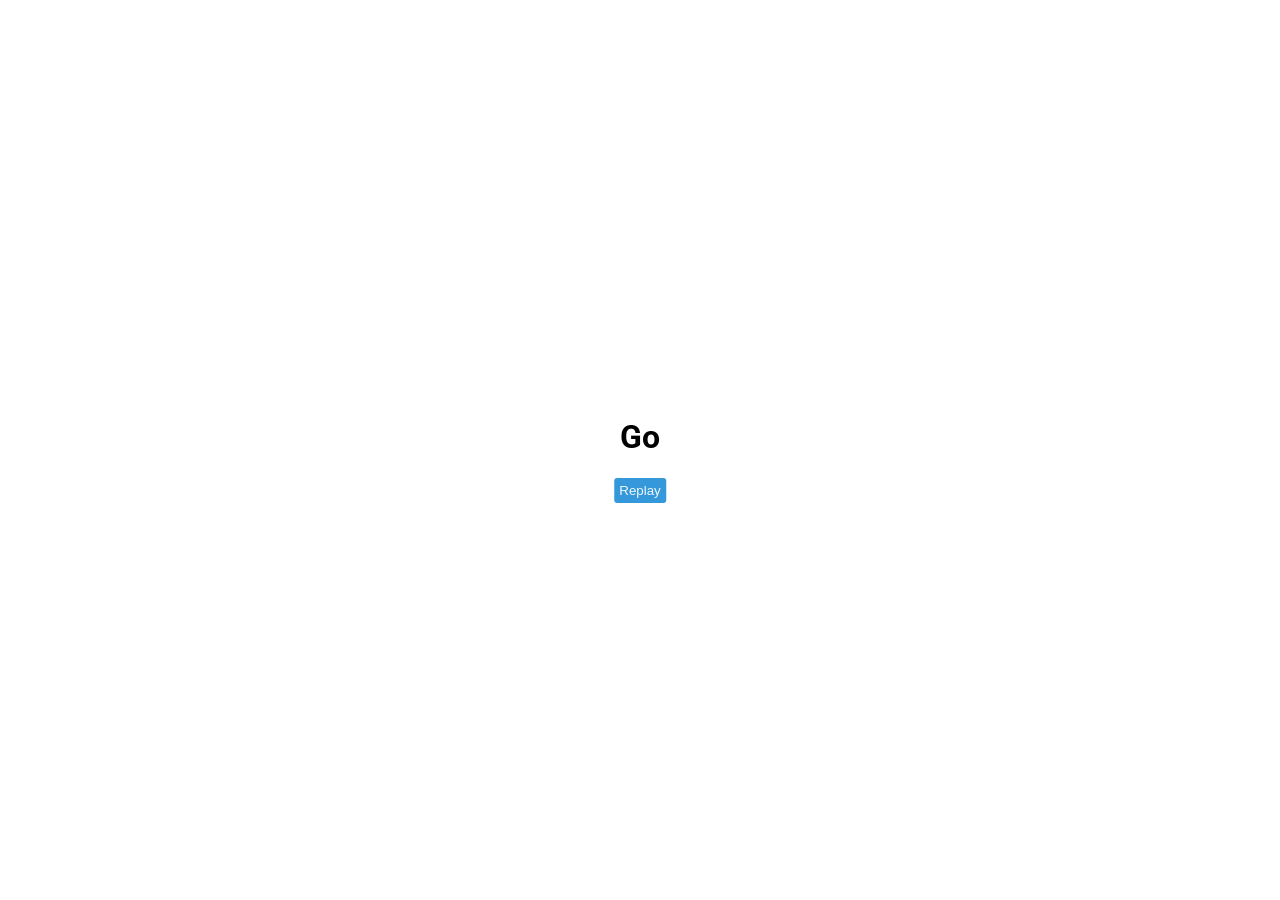
<file: animated-countdown-day05/index.html>
<!DOCTYPE html>
<html lang="en">
<head>
    <meta charset="UTF-8">
    <meta name="viewport" content="width=device-width, initial-scale=1.0">
    <link rel="stylesheet" href="style.css">
    <title>Animated Countdown</title>
</head>
<body>
    <div class="counter">
        <div class="nums">
            <!-- 初始状态下，只有数字 3 拥有‘in‘ 类名，以便页面一加载就自动开始第一轮入场动画-->
            <span class="in">3</span>
            <span>2</span>
            <span>1</span>
            <span>0</span>
        </div>

        <h4>Get Ready</h4>
    </div>

    <div class="final">
        <h1>Go</h1>

        <button id="replay">
            <span>Replay</span>
        </button>
    </div>

    <script src="script.js"></script>
</body>
</html>
</file>
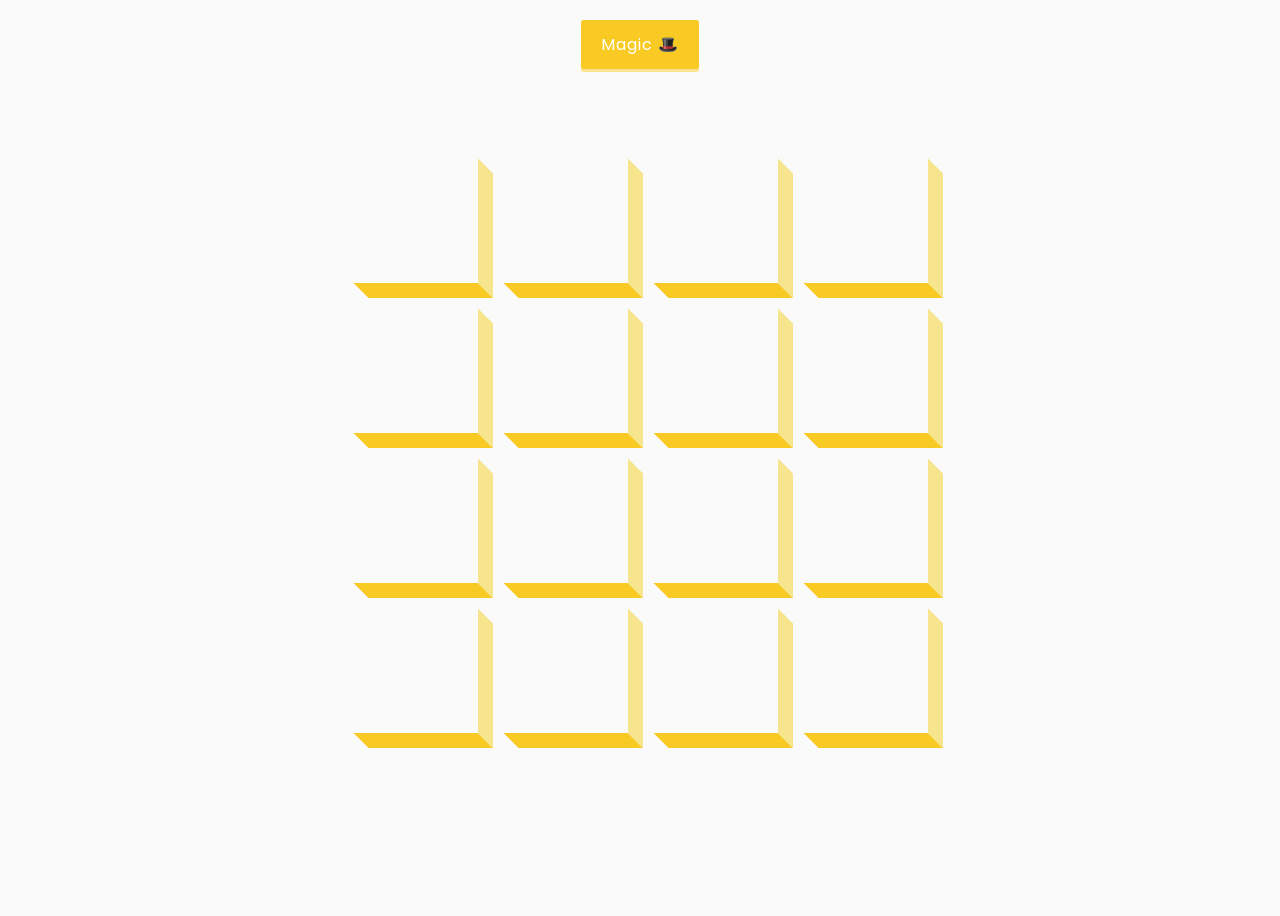
<file: day04/index.html>
<!DOCTYPE html>
<html lang="en">
<head>
    <meta charset="UTF-8">
    <meta name="viewport" content="width=device-width, initial-scale=1.0">
    <link
        rel="stylesheet"
        href="https://cdnjs.cloudflare.com/ajax/libs/font-awesome/5.14.0/css/all.min.css"
        integrity="sha512-1PKOgIY59xJ8Co8+NE6FZ+LOAZKjy+KY8iq0G4B3CyeY6wYHN3yt9PW0XpSriVlkMXe40PTKnXrLnZ9+fkDaog=="
        crossorigin="anonymous"
    />
    <link rel="stylesheet" href="style.css"/>
    <title>3D</title>
</head>
<body>

    <button class="magic" id="btn">Magic 🎩</button>

    <div id="boxes" class="boxes big"></div>

    <script src="script.js"></script>
    
</body>
</html>
</file>
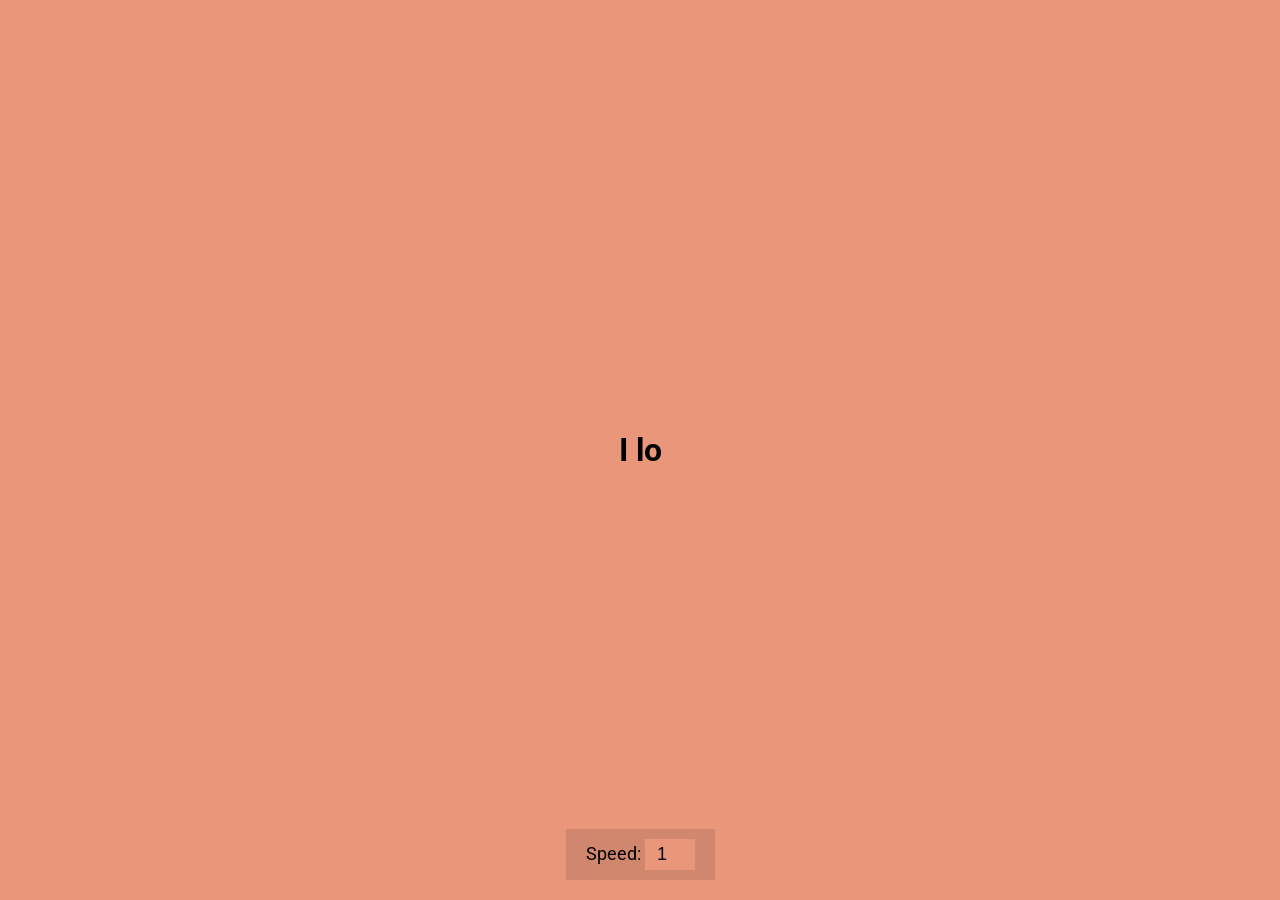
<file: day07-auto-text-effect/index.html>
<!DOCTYPE html>
<html lang="en">
<head>
    <meta charset="UTF-8">
    <meta name="viewport" content="width=device-width, initial-scale=1.0">
    <link rel="stylesheet" href="style.css" />
    <title>Auto Text Effect</title>
</head>
<body>
    <h1 id="text">Starting...</h1>

    <div>
        <label for="speed">Speed:</label>

        <input type="number" name="speed" id="speed" value="1" min="1" max="10" step="1">
    </div>

    <script src="script.js"></script>
</body>
</html>
</file>
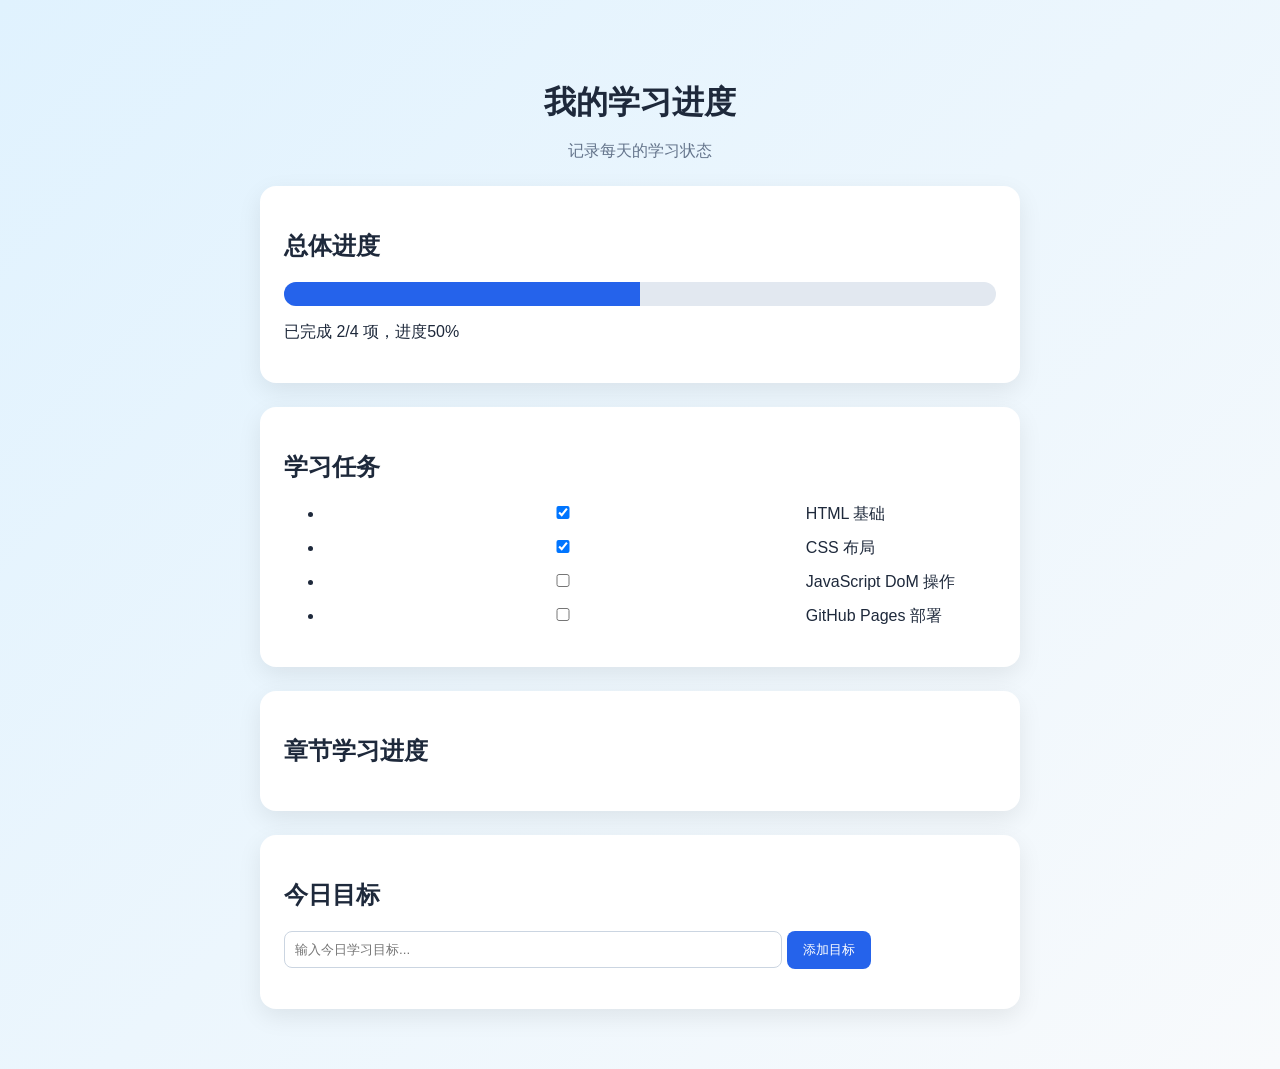
<file: day01/personalStudy.html>
<!DOCTYPE html>
<html lang="zh-CN">
<head>
    <meta charset="UTF-8"/>
    <meta name="viewport" content="width=device-width, initial-scale=1.0" />
    <title>我的学习进度</title>
    <link rel="stylesheet" href="style.css" />
</head>
<body>
    <main class="container">
        <h1>我的学习进度</h1>
        <p class="subtitle">记录每天的学习状态</p>
        <section class="card">
            <h2>总体进度</h2>
            <div class="progress-bar">
                <div id="totalProgress" class="progress"></div>
            </div>
            <p id="progressText"></p>
        </section>

        <section class="card">
            <h2>学习任务</h2>
            <ul id="taskList"></ul>

        </section>
        <section class="card">
            <h2>章节学习进度</h2>
            <div id="chapterList"></div>
        </section>
        <section class="card">
            <h2>今日目标</h2>
            <input id="goalInput" type="text" placeholder="输入今日学习目标..."/>
            <button onclick="addGoal()">添加目标</button>
            <ul id="goalList"></ul>
        </section>
    </main>
    <script src="script.js"></script>
</body>
</html>
</file>
<file: animated-countdown-day05/style.css>
/* 引入 Google 字体库中的 Roboto 字体 */
@import url('https://fonts.googleapis.com/css2?family=Roboto:wght@400;700&display=swap');

/* 通配符重置：使用 border-box 盒模型，保证元素的 padding 和 border 不会额外撑大设定的 width/height */
* {
  box-sizing: border-box;
}

body {
  font-family: 'Roboto', sans-serif;
  margin: 0;
  height: 100vh;    /* 视口高度 100%，占满整个屏幕高度 */
  overflow: hidden; /* 隐藏溢出内容，防止弹出动画或定位导致出现滚动条 */
}

h4 {
  font-size: 20px;
  margin: 5px;
  text-transform: uppercase; /* 将英文字母强制转换为全大写 */
}

/* ==========================================================================
   1. 主容器居中与显示/隐藏控制动画
   ========================================================================== */

/* 倒计时主容器：固定定位并完美水平垂直居中 */
.counter {
  position: fixed;
  top: 50%;
  left: 50%;
  transform: translate(-50%, -50%); /* 往左上平移自身宽高的 50%，配合 top/left 50% 实现绝对居中 */
  text-align: center;
}

/* 隐藏倒计时容器时的样式：使用 scale(0) 缩小到消失 */
.counter.hide {
  transform: translate(-50%, -50%) scale(0);
  animation: hide 0.2s ease-out; /* 触发渐隐/缩小的关键帧动画 */
}

/* 缩小隐藏动画帧 */
@keyframes hide {
  0% {
    transform: translate(-50%, -50%) scale(1);
  }

  100% {
    transform: translate(-50%, -50%) scale(0);
  }
}

/* 倒计时结束展示容器 (GO 和 Replay 按钮)：初始状态在屏幕中心缩放为 0 隐藏 */
.final {
  position: fixed;
  top: 50%;
  left: 50%;
  transform: translate(-50%, -50%) scale(0);
  text-align: center;
}

/* 倒计时结束时显示该容器：添加 .show 类触发弹性放大动画 */
.final.show {
  transform: translate(-50%, -50%) scale(1);
  animation: show 0.2s ease-out;
}

/* 放大显示关键帧动画 (含有回弹/Overshoot效果：从 0 -> 夸张放大到 1.4 -> 回弹到正常 1) */
@keyframes show {
  0% {
    transform: translate(-50%, -50%) scale(0);
  }

  30% {
    transform: translate(-50%, -50%) scale(1.4); /* 30% 时超额放大到 1.4 倍，形成打压回弹的逼真动效 */
  }

  100% {
    transform: translate(-50%, -50%) scale(1);
  }
}

/* ==========================================================================
   2. 倒计时数字 (3, 2, 1, 0) 的旋转摆动动画
   ========================================================================== */

/* 数字显示区域盒子 */
.nums {
  color: #3498db;
  font-size: 50px;
  position: relative;
  overflow: hidden; /* 超出此固定宽高区域的数字（如旋转倾斜出界的部分）将被剪裁隐藏 */
  width: 250px;
  height: 50px;
}

/* 每个数字的通用基础样式 */
.nums span {
  position: absolute; /* 绝对定位，使 3, 2, 1, 0 叠加在同一个位置 */
  top: 50%;
  left: 50%;
  /* 初始未激活状态：位于中央但顺时针旋转 120 度（倾斜藏在视线下方之外） */
  transform: translate(-50%, -50%) rotate(120deg);
  transform-origin: bottom center; /* 关键点：将旋转中心轴设置在数字底部中央，产生类似钟摆摆动的轨迹 */
}

/* 当数字节点添加 .in 类名时（入场动画） */
.nums span.in {
  transform: translate(-50%, -50%) rotate(0deg); /* 动画终点恢复正立状态 */
  animation: goIn 0.5s ease-in-out;
}

/* 当数字节点添加 .out 类名时（退场动画） */
.nums span.out {
  animation: goOut 0.5s ease-in-out;
}

/* 入场动画 keyframes (从顺时针 120deg 摆动到正立 0deg，带有弹性晃动效果) */
@keyframes goIn {
  0% {
    transform: translate(-50%, -50%) rotate(120deg);
  }

  30% {
    transform: translate(-50%, -50%) rotate(-20deg); /* 摆动过头：往左偏 -20deg */
  }

  60% {
    transform: translate(-50%, -50%) rotate(10deg);  /* 往回反弹：往右偏 10deg */
  }

  100% {
    transform: translate(-50%, -50%) rotate(0deg);   /* 最终稳定在正立 0deg */
  }
}

/* 退场动画 keyframes (从正立 0deg 逆时针旋转到 -120deg 转出剪裁区域) */
@keyframes goOut {
  0% {
    transform: translate(-50%, -50%) rotate(0deg);
  }

  60% {
    transform: translate(-50%, -50%) rotate(20deg);  /* 预备动效：退场前先微微往右蓄力偏 20deg */
  }

  100% {
    transform: translate(-50%, -50%) rotate(-120deg);/* 向左甩出：旋转 -120deg */
  }
}

/* ==========================================================================
   3. 重新播放按钮 (Replay Button) 的 CSS 伪元素悬停滑入效果
   ========================================================================== */

#replay {
  background-color: #3498db;
  border-radius: 3px;
  border: none;
  color: aliceblue;
  padding: 5px;
  text-align: center;
  display: inline-block;
  cursor: pointer;
  transition: all 0.3s;
}

#replay span {
  cursor: pointer;
  display: inline-block;
  position: relative;
  transition: 0.3s;
}

/* 利用 ::after 伪元素在文字后面附加 Unicode '»' 双右箭头字符 (\00bb) */
#replay span:after {
  content: '\00bb';   /* Unicode编码的双右箭头 » */
  position: absolute;
  opacity: 0;         /* 默认隐藏透明 */
  top: 0;
  right: -20px;       /* 默认定位在按钮文字右侧外 20px 处 */
  transition: 0.5s;   /* 设置 0.5 秒平滑过渡效果 */
}

/* 当鼠标悬停在按钮上时，增大文本右侧內边距，为箭头的滑入腾出空间 */
#replay:hover span {
  padding-right: 25px;
}

/* 当鼠标悬停时，伪元素箭头不透明度变为 1，并向左平滑滑入到 right: 0 的位置 */
#replay:hover span:after {
  opacity: 1;
  right: 0;
}
</file>
<file: day04/style.css>
/* ========== 导入 Google Fonts 字体 ========== */
/* Roboto 字体：用于页面主体文字，包含 400（常规）和 700（粗体）两种字重 */
@import url('https://fonts.googleapis.com/css2?family=Roboto:wght@400;700&display=swap');
/* Poppins 字体：用于按钮文字，风格更圆润现代 */
@import url('https://fonts.googleapis.com/css2?family=Poppins&display=swap');

/* ========== 全局盒模型设置 ========== */
/* 将所有元素的 box-sizing 设为 border-box，使 padding 和 border 包含在宽高内，
   避免因 padding/border 导致元素尺寸超出预期 */
* {
  box-sizing: border-box;
}

/* ========== 页面主体样式 ========== */
body {
  background-color: #fafafa;          /* 浅灰色背景 */
  font-family: 'Roboto', sans-serif;  /* 主字体为 Roboto，备选无衬线字体 */
  display: flex;                      /* 使用 Flexbox 布局 */
  flex-direction: column;             /* 子元素纵向排列（按钮在上，盒子在下） */
  align-items: center;                /* 水平居中 */
  justify-content: center;            /* 垂直居中 */
  height: 100vh;                      /* 高度占满整个视口 */
  overflow: hidden;                   /* 隐藏溢出内容，防止出现滚动条 */
}

/* ========== "Magic" 按钮样式 ========== */
.magic {
  background-color: #f9ca24;          /* 明黄色背景 */
  color: #fff;                        /* 白色文字 */
  font-family: 'Poppins', sans-serif; /* 使用 Poppins 字体 */
  border: 0;                          /* 去除默认边框 */
  border-radius: 3px;                 /* 轻微圆角 */
  font-size: 16px;                    /* 字号 16px */
  padding: 12px 20px;                 /* 内边距：上下12px，左右20px */
  cursor: pointer;                    /* 鼠标悬停时显示手型指针 */
  position: fixed;                    /* 固定定位，不随页面滚动 */
  top: 20px;                          /* 距离顶部 20px */
  letter-spacing: 1px;                /* 字间距 1px，使文字更舒展 */
  box-shadow: 0 3px rgba(249, 202, 36, 0.5); /* 底部半透明黄色阴影，营造立体感 */
  z-index: 100;                       /* 层级设为 100，确保按钮始终在最上层 */
}

/* 按钮获得焦点时去掉默认的蓝色轮廓线 */
.magic:focus {
  outline: none;
}

/* 按钮被按下时的效果：去掉阴影 + 向下偏移2px，模拟物理按压效果 */
.magic:active {
  box-shadow: none;                   /* 移除阴影 */
  transform: translateY(2px);         /* 向下移动 2px，模拟按钮被按下去 */
}

/* ========== 盒子容器样式 ========== */
.boxes {
  display: flex;                      /* Flexbox 布局 */
  flex-wrap: wrap;                    /* 允许子元素换行排列（形成 4×4 网格） */
  justify-content: space-around;      /* 子元素之间均匀分布 */
  height: 500px;                      /* 容器高度 500px */
  width: 500px;                       /* 容器宽度 500px */
  position: relative;                 /* 相对定位，为子元素的绝对定位提供参考 */
  transition: 0.4s ease;              /* 尺寸变化时的过渡动画，0.4秒缓动 */
}

/* 容器展开状态：添加 .big 类时容器变大，盒子之间产生间距 */
.boxes.big {
  width: 600px;                       /* 宽度扩大到 600px */
  height: 600px;                      /* 高度扩大到 600px */
}

/* 展开状态下每个盒子旋转 360 度（配合 transition 产生旋转动画效果） */
.boxes.big .box {
  transform: rotateZ(360deg);         /* 绕 Z 轴旋转一整圈 */
}

/* ========== 单个盒子样式 ========== */
.box {
  /* 所有盒子共用同一张 GIF 背景图，每个盒子通过 background-position
     显示图片的不同区域，拼合起来形成完整画面 */
  background-image: url('https://media.giphy.com/media/EZqwsBSPlvSda/giphy.gif');
  background-repeat: no-repeat;       /* 背景图不重复 */
  background-size: 500px 500px;       /* 背景图尺寸固定为 500×500px（与容器等大） */
  position: relative;                 /* 相对定位，为伪元素提供定位参考 */
  height: 125px;                      /* 高度 125px（500 ÷ 4 = 125，4×4 网格） */
  width: 125px;                       /* 宽度 125px */
  transition: 0.4s ease;              /* 旋转等变换的过渡动画 */
}

/* ========== 3D 效果：右侧面（伪元素 ::after） ========== */
/* 用 ::after 伪元素模拟盒子的右侧面，产生 3D 立体视觉效果 */
.box::after {
  content: '';                        /* 必须设置 content 才能显示伪元素 */
  background-color: #f6e58d;          /* 浅黄色，比底面稍亮，模拟光照差异 */
  position: absolute;                 /* 绝对定位 */
  top: 8px;                           /* 距顶部偏移 8px（配合 skew 变换对齐） */
  right: -15px;                       /* 紧贴盒子右边缘外侧 */
  height: 100%;                       /* 高度与盒子相同 */
  width: 15px;                        /* 宽度 15px（侧面厚度） */
  transform: skewY(45deg);            /* Y 轴倾斜 45 度，形成透视效果 */
}

/* ========== 3D 效果：底面（伪元素 ::before） ========== */
/* 用 ::before 伪元素模拟盒子的底面，与右侧面配合形成完整 3D 效果 */
.box::before {
  content: '';                        /* 必须设置 content 才能显示伪元素 */
  background-color: #f9ca24;          /* 深黄色，模拟底部阴影面 */
  position: absolute;                 /* 绝对定位 */
  bottom: -15px;                      /* 紧贴盒子底边缘外侧 */
  left: 8px;                          /* 距左侧偏移 8px（配合 skew 变换对齐） */
  height: 15px;                       /* 高度 15px（底面厚度） */
  width: 100%;                        /* 宽度与盒子相同 */
  transform: skewX(45deg);            /* X 轴倾斜 45 度，与右侧面形成透视一致性 */
}
</file>
<file: day07-auto-text-effect/style.css>
/* 引入谷歌的 Roboto 字体，设置常规(400)和加粗(700)两种字重 */
@import url('https://fonts.googleapis.com/css2?family=Roboto:wght@400;700&display=swap');

* {
  /* 使用 border-box 盒模型，使元素的 width 和 height 包含 content、padding 和 border */
  box-sizing: border-box;
}

body {
  /* 设置浅橙色/鲑鱼红背景色 */
  background-color: darksalmon;
  /* 应用引入的 Roboto 字体，如果加载失败则降级使用无衬线字体 */
  font-family: 'Roboto', sans-serif;
  /* 开启 Flexbox 弹性盒布局 */
  display: flex;
  /* 元素垂直排列 */
  flex-direction: column;
  /* 交叉轴（水平方向）居中对齐 */
  align-items: center;
  /* 主轴（垂直方向）居中对齐 */
  justify-content: center;
  /* 占据 100% 视口高度，确保页面垂直居中居中有效 */
  height: 100vh;
  /* 隐藏溢出内容，防止滚动条出现 */
  overflow: hidden;
  /* 移除浏览器默认的 body 外边距 */
  margin: 0;
}

div {
  /* 绝对定位，将速度控制器固定在页面底部 */
  position: absolute;
  bottom: 20px;
  /* 使用半透明的黑色背景，增加背景融合度 */
  background: rgba(0, 0, 0, 0.1);
  /* 上下 10px，左右 20px 的内边距 */
  padding: 10px 20px;
  font-size: 18px;
}

input {
  /* 设置固定宽度 */
  width: 50px;
  padding: 5px;
  font-size: 18px;
  /* 继承 body 的背景色，使其与父级 div 完美融合 */
  background-color: darksalmon;
  /* 去除输入框的默认边框 */
  border: none;
  /* 数字在输入框中水平居中显示 */
  text-align: center;
}

input:focus {
  /* 去除输入框获得焦点时的默认蓝色外轮廓线 */
  outline: none;
}
</file>
<file: day01/style.css>
* {
    box-sizing: border-box;
}

 body {
    margin: 0;
    font-family: Arial, sans-serif;
    background: linear-gradient(135deg, #e0f2fe, #f8fafc);
    color: #1e293b;
 }

  .container {
    max-width: 800px;
    margin: 40px auto;
    padding: 20px;
 }

  h1 {
    text-align: center;
    margin-bottom: 8px;
  }

  .subtitle {
    text-align: center;
    color: #64748b;
  }

  .card {
    background: white;
    border-radius: 16px;
    padding: 24px;

    margin-top: 24px;

    box-shadow: 0 8px 24px rgba(0,0,0,0.08);
  }

   .progress-bar {
    width: 100%;
    height: 24px;
    background: #e2e8f0;
    border-radius: 999px;
    overflow: hidden;
   }

   .progress {
    height: 100%;
    width: 0%;
    background: #2563eb;
    transition: width 0.5s ease;
   }

   li {
    margin: 12px 0;
   }

   input {
    width: 70%;
    padding: 10px;
    border: 1px solid #cbd5e1;
    border-radius: 8px;
   }

   button {
    padding: 10px 16px;
    border: none;
    border-radius: 8px;
    background: #2563eb;
    color: white;
    cursor: pointer;
   }

   button:hover {
    background: #1d4ed8;
   }


   .chapter {
    border: 1px solid #e2e8f0;
    border-radius: 12px;
    margin-bottom: 12px;
    overflow: hidden;
   }

   .chapter-title {
    width: 100%;
    padding: 14px 16px;
    background: #f8fafc;
    border: none;
    text-align: left;
    font-size: 16px;
    color: #1e293b;
    cursor: pointer;
   }

   .chapter-title:hover {
    background: #e2e8f0;

   }

   .task-list {
    display: none;
    padding: 12px 24px;
    background: white;
   }

   .task-list.show {
    display: block;
   }
</file>
